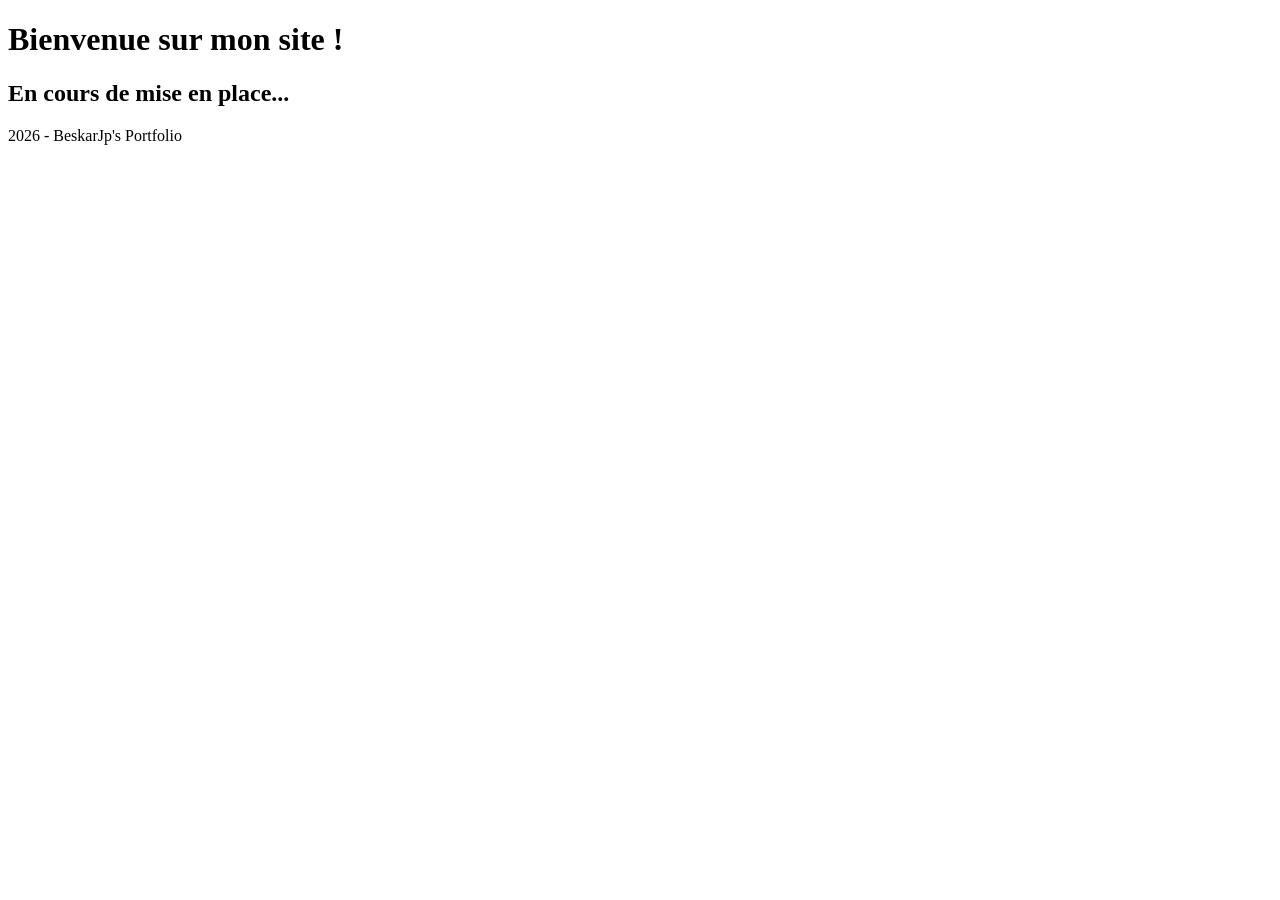
<file: index.html>
<!DOCTYPE html>
<html lang="fr">

<head>
<meta charset="UTF-8">
<meta name="viewport" content="width=device-width, initial-scale=1.0">
<title>My-Portfolio - BeskarJp</title>
</head>

<body>

<header>
<h1> Bienvenue sur mon site !</h1>
</header>

<main>
<section>
<h2>En cours de mise en place...</h2>
</section>
</main>

<footer>
<p>2026 - BeskarJp's Portfolio</p>
</footer>

</body>

</html>
</file>
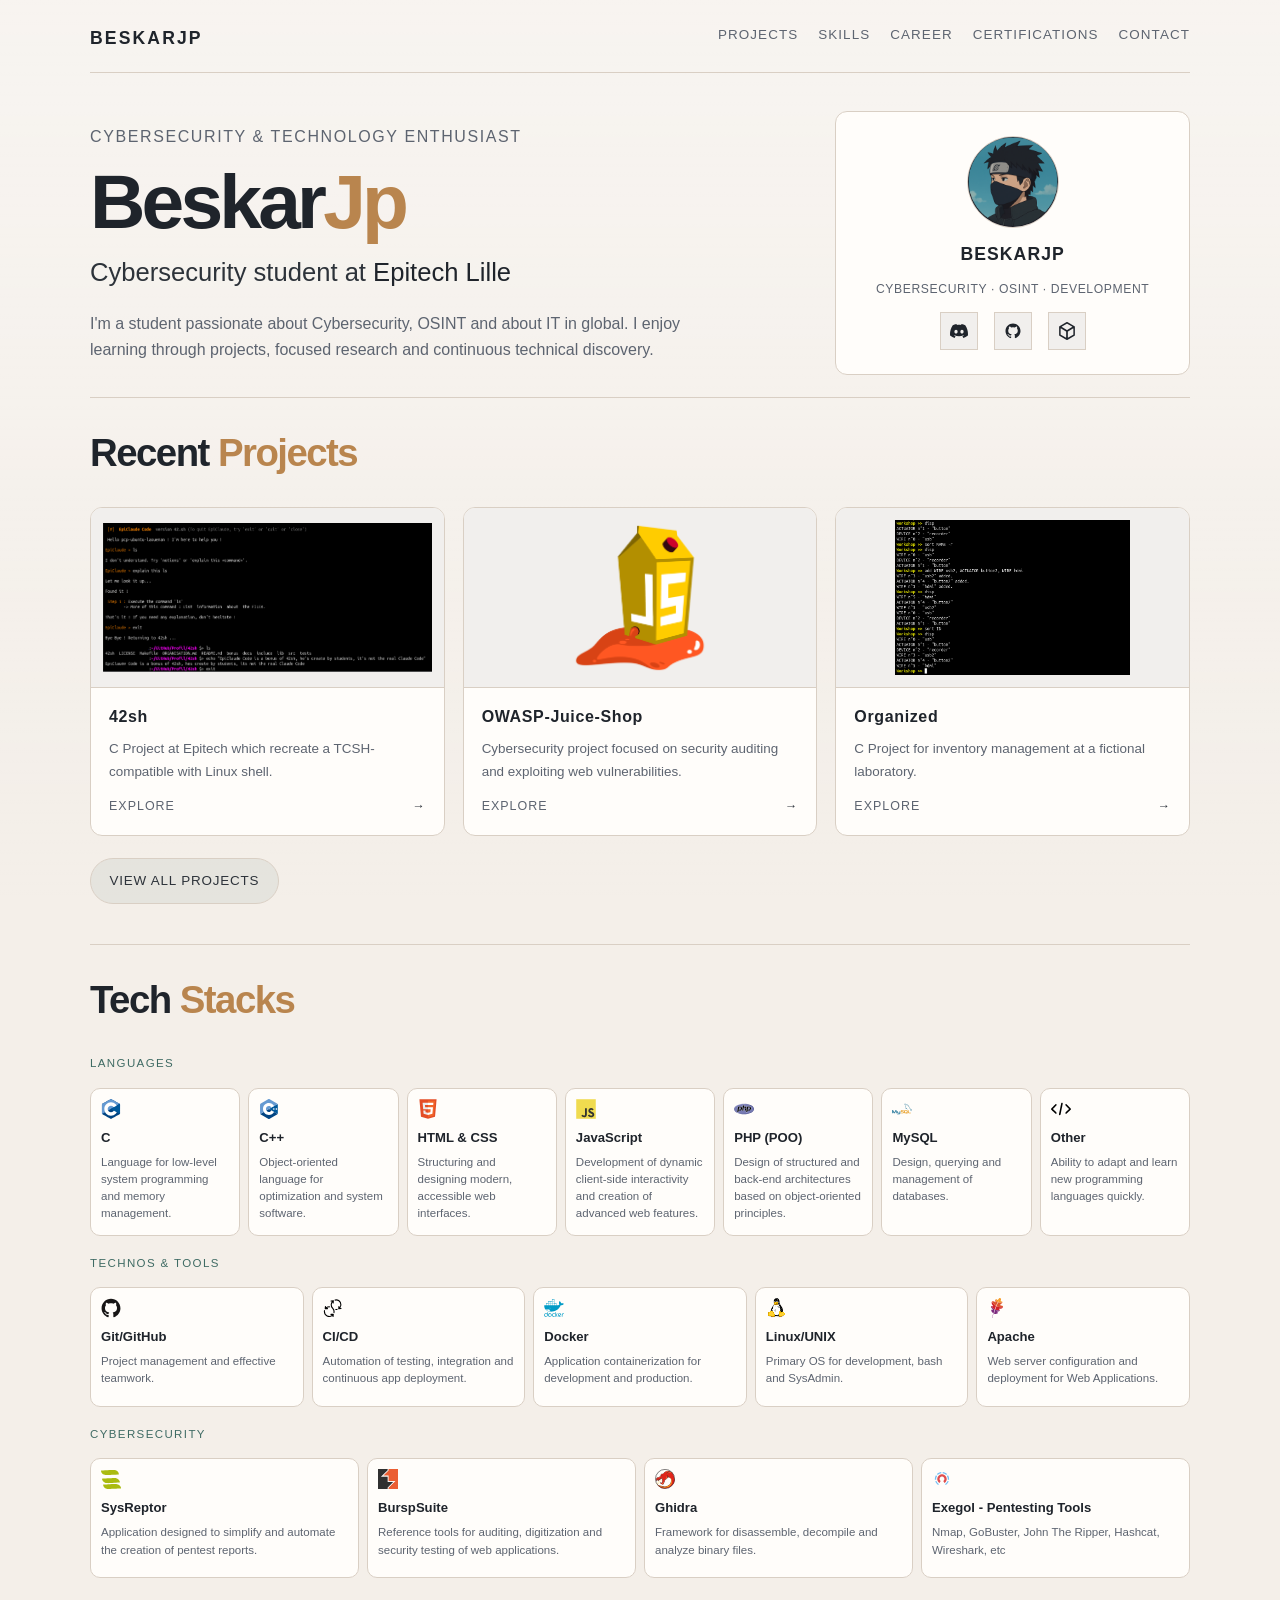
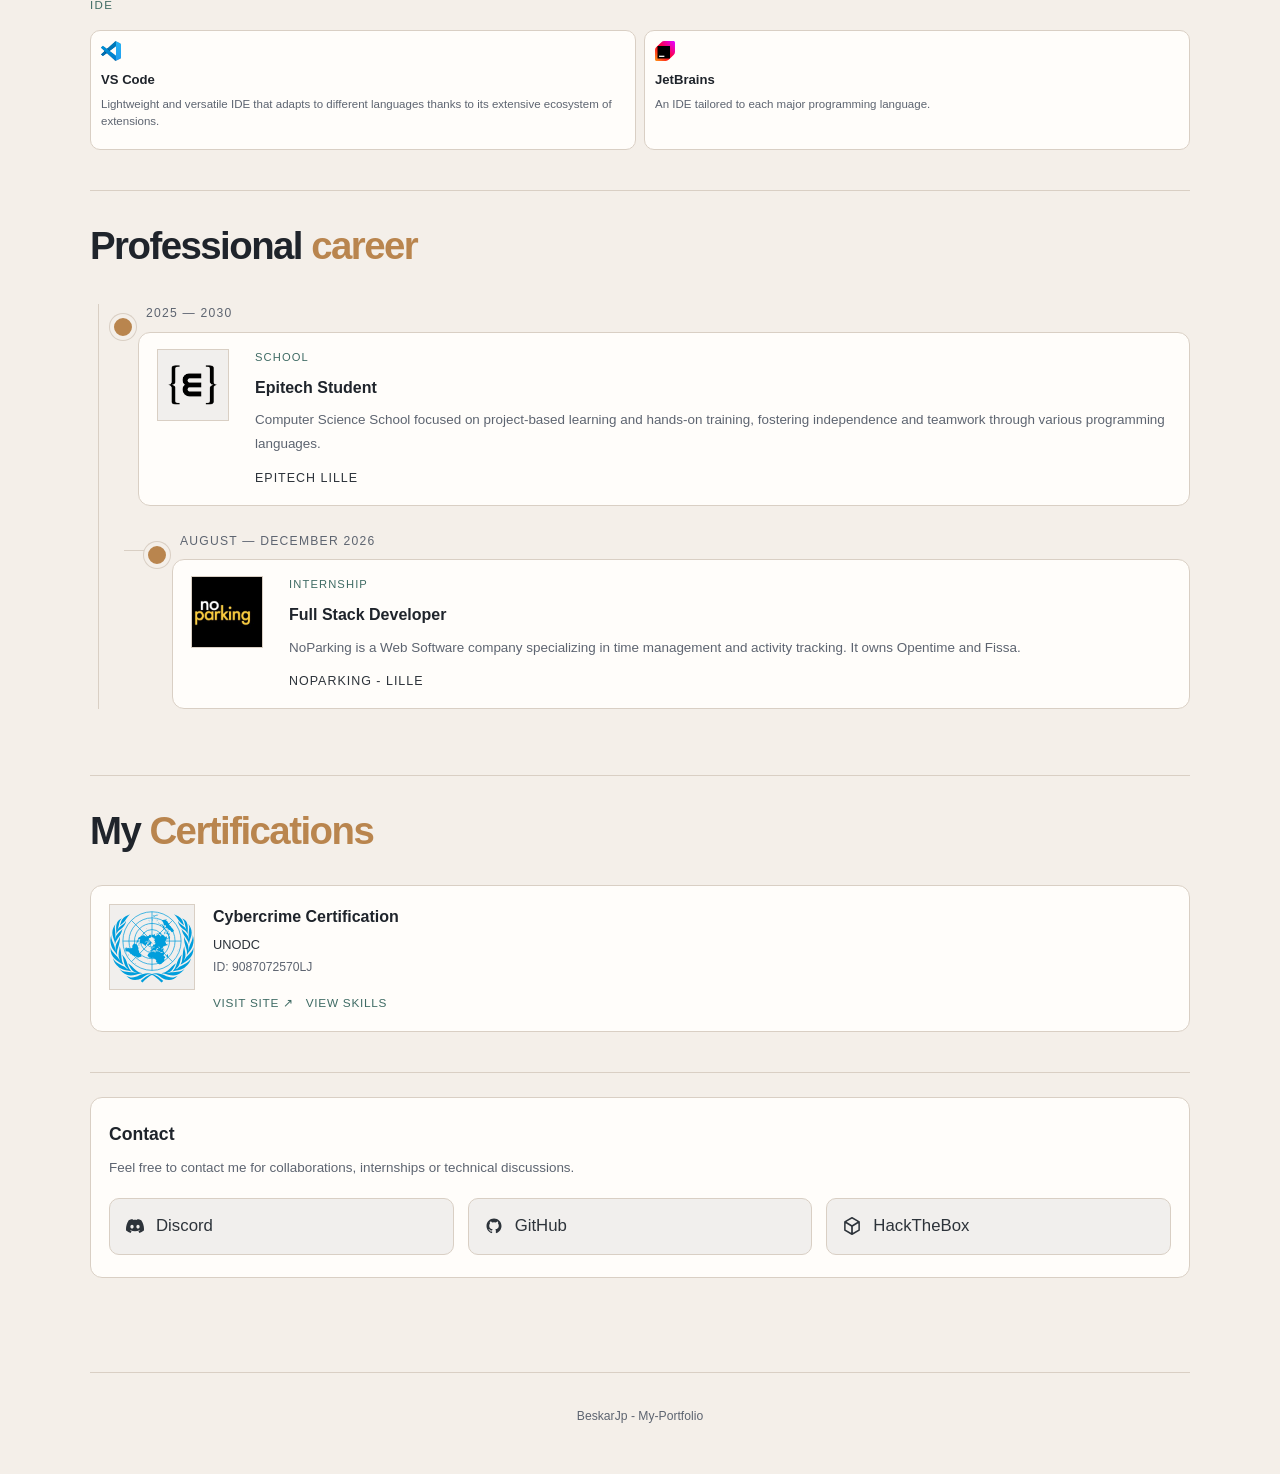
<file: content/index.html>
<!DOCTYPE html>

<html lang="en">
  <head>
    <meta charset="UTF-8" />
    <meta name="viewport" content="width=device-width, initial-scale=1.0" />
    <meta name="description" content="BeskarJp's Portfolio"/>
    <title>BeskarJp's Portfolio</title>

    <link rel="preconnect" href="https://fonts.googleapis.com">
    <link rel="preconnect" href="https://fonts.gstatic.com" crossorigin>
    <link href="https://fonts.googleapis.com/css2?family=IBM+Plex+Mono:ital,wght@0,100;0,200;0,300;0,400;0,500;0,600;0,700;1,100;1,200;1,300;1,400;1,500;1,600;1,700&display=swap" rel="stylesheet">

    <link rel="stylesheet" href="media/css/portfolio.css" />
    <script src="media/js/app.js"></script>
  </head>

  <body>
    <div class="site-body">

      <header class="site-header">
        <a class="site-logo" href="index.html#">BeskarJp</a>

        <button class="menu-toggle" type="button" aria-label="Open navigation menu" aria-expanded="false" aria-controls="site-navigation">
          <span></span>
          <span></span>
        </button>

        <nav class="site-navigation" id="site-navigation">
          <a href="index.html#projects">Projects</a>
          <a href="index.html#skills">Skills</a>
          <a href="index.html#career">Career</a>
          <a href="index.html#certifications">Certifications</a>
          <a href="index.html#contact">Contact</a>
        </nav>
      </header>

      <main>
        <section class="hero-section" aria-labelledby="hero-title">
          <div class="hero-content">

            <p class="section-eyebrow">Cybersecurity &amp; Technology Enthusiast</p>
              <h1 id="hero-title">Beskar<span>Jp</span></h1>
              <h2>Cybersecurity student at <span>Epitech Lille</span></h2>
              <p> I'm a student passionate about Cybersecurity, OSINT and about IT in global. I enjoy learning through projects, focused research and continuous technical discovery.</p>
          </div>

          <aside class="profile-panel" aria-label="Profile section">
            <img src="media/img/ano_pp.png" alt="BeskarJp's profile" />
              <h3>BeskarJp</h3>
              <p>Cybersecurity · OSINT · Development</p>

              <div class="social-links" aria-label="Social links">
                <a href="https://discord.com/users/744854539785601034" target="_blank" rel="noreferrer">
                  <svg viewBox="0 -28.5 256 256" xmlns="http://www.w3.org/2000/svg" aria-hidden="true">
                    <path d="M216.856339,16.5966031 C200.285002,8.84328665 182.566144,3.2084988 164.041564,0 C161.766523,4.11318106 159.108624,9.64549908 157.276099,14.0464379 C137.583995,11.0849896 118.072967,11.0849896 98.7430163,14.0464379 C96.9108417,9.64549908 94.1925838,4.11318106 91.8971895,0 C73.3526068,3.2084988 55.6133949,8.86399117 39.0420583,16.6376612 C5.61752293,67.146514 -3.4433191,116.400813 1.08711069,164.955721 C23.2560196,181.510915 44.7403634,191.567697 65.8621325,198.148576 C71.0772151,190.971126 75.7283628,183.341335 79.7352139,175.300261 C72.104019,172.400575 64.7949724,168.822202 57.8887866,164.667963 C59.7209612,163.310589 61.5131304,161.891452 63.2445898,160.431257 C105.36741,180.133187 151.134928,180.133187 192.754523,160.431257 C194.506336,161.891452 196.298154,163.310589 198.110326,164.667963 C191.183787,168.842556 183.854737,172.420929 176.223542,175.320965 C180.230393,183.341335 184.861538,190.991831 190.096624,198.16893 C211.238746,191.588051 232.743023,181.531619 254.911949,164.955721 C260.227747,108.668201 245.831087,59.8662432 216.856339,16.5966031 Z M85.4738752,135.09489 C72.8290281,135.09489 62.4592217,123.290155 62.4592217,108.914901 C62.4592217,94.5396472 72.607595,82.7145587 85.4738752,82.7145587 C98.3405064,82.7145587 108.709962,94.5189427 108.488529,108.914901 C108.508531,123.290155 98.3405064,135.09489 85.4738752,135.09489 Z M170.525237,135.09489 C157.88039,135.09489 147.510584,123.290155 147.510584,108.914901 C147.510584,94.5396472 157.658606,82.7145587 170.525237,82.7145587 C183.391518,82.7145587 193.761324,94.5189427 193.539891,108.914901 C193.539891,123.290155 183.391518,135.09489 170.525237,135.09489 Z"></path>
                  </svg>
                </a>

                <a href="https://github.com/BeskarJp" aria-label="GitHub" target="_blank" rel="noreferrer">
                  <svg viewBox="0 0 24 24" xmlns="http://www.w3.org/2000/svg" aria-hidden="true">
                    <path fill-rule="evenodd" clip-rule="evenodd" d="M12 2C6.477 2 2 6.477 2 12c0 4.418 2.865 8.166 6.839 9.489.5.092.682-.217.682-.482 0-.237-.009-.868-.013-1.703-2.782.604-3.369-1.342-3.369-1.342-.454-1.154-1.11-1.462-1.11-1.462-.908-.62.069-.608.069-.608 1.003.07 1.531 1.03 1.531 1.03.892 1.529 2.341 1.087 2.91.832.092-.647.35-1.088.636-1.338-2.22-.253-4.555-1.11-4.555-4.943 0-1.091.39-1.984 1.029-2.683-.103-.253-.446-1.27.098-2.647 0 0 .84-.268 2.75 1.026A9.578 9.578 0 0 1 12 6.836a9.59 9.59 0 0 1 2.504.337c1.909-1.294 2.748-1.026 2.748-1.026.546 1.377.202 2.394.1 2.647.64.699 1.028 1.592 1.028 2.683 0 3.842-2.339 4.687-4.566 4.935.359.309.678.919.678 1.852 0 1.336-.012 2.415-.012 2.743 0 .267.18.578.688.48C19.138 20.163 22 16.418 22 12c0-5.523-4.477-10-10-10Z"></path>
                  </svg>
                </a>

                <a href="https://profile.hackthebox.com/profile/019e8ed6-cd04-7128-9b57-61e7c1f8088f?utm_medium=copy_url" target="_blank" rel="noreferrer">
                  <svg viewBox="0 0 24 24" xmlns="http://www.w3.org/2000/svg" aria-hidden="true">
                    <path d="M11.996 0a1.119 1.119 0 0 0-.057.003.9.9 0 0 0-.236.05.907.907 0 0 0-.165.079L1.936 5.675a.889.889 0 0 0-.445.77v11.111a.889.889 0 0 0 .47.784l9.598 5.541.054.029v.002a.857.857 0 0 0 .083.035l.012.004c.028.01.056.018.085.024.01.001.011.003.016.004a.93.93 0 0 0 .296.015.683.683 0 0 0 .086-.015c.01 0 .011-.002.016-.004a.94.94 0 0 0 .085-.024l.012-.004a.882.882 0 0 0 .083-.035v-.002a1.086 1.086 0 0 0 .054-.029l9.599-5.541a.889.889 0 0 0 .469-.784V6.48l-.001-.026v-.008a.889.889 0 0 0-.312-.676l-.029-.024c0-.002-.01-.005-.01-.007a.899.899 0 0 0-.107-.07L12.453.127A.887.887 0 0 0 11.99 0zm.01 2.253c.072 0 .144.019.209.056l6.537 3.774a.418.418 0 0 1 0 .724l-6.537 3.774a.418.418 0 0 1-.418 0L5.26 6.807a.418.418 0 0 1 0-.724l6.537-3.774a.42.42 0 0 1 .209-.056zm-8.08 6.458a.414.414 0 0 1 .215.057l6.524 3.766a.417.417 0 0 1 .208.361v7.533a.417.417 0 0 1-.626.361l-6.523-3.766a.417.417 0 0 1-.209-.362V9.13c0-.241.196-.414.41-.418zm16.16 0c.215.004.41.177.41.418v7.532a.42.42 0 0 1-.208.362l-6.524 3.766a.417.417 0 0 1-.626-.361v-7.533c0-.149.08-.286.209-.36l6.523-3.767a.415.415 0 0 1 .216-.057z"/>
                  </svg>
                </a>

              </div>
          </aside>
        </section>


        <section id="projects" class="content-section" aria-labelledby="projects-heading">
          <div class="section-header">
            <h2 id="projects-heading" class="section-title">Recent <span>Projects</span></h2>
          </div>

          <div id="project-preview" class="projects-grid" aria-live="polite"></div>
          <a class="secondary-link" href="projects.html">View all projects</a>
        </section>


        <section id="skills" class="content-section" aria-labelledby="skills-heading">
          <div class="section-header">
            <h2 id="skills-heading" class="section-title">Tech <span>Stacks</span></h2>
          </div>

          <div id="skills-grid" class="skills-container"></div>
        </section>


        <section id="career" class="content-section" aria-labelledby="career-heading">
          <div class="section-header">
            <h2 id="career-heading" class="section-title">Professional <span>career</span></h2>
          </div>

          <div id="career-timeline" class="career-timeline" aria-live="polite"></div>
        </section>


        <section id="certifications" class="content-section" aria-labelledby="certifications-heading">
          <div class="section-header">
            <h2 id="certifications-heading" class="section-title">My <span>Certifications</span></h2>
          </div>

          <div id="certifications-grid" class="certifications-grid" aria-live="polite"></div>
        </section>


        <section id="contact" class="content-section" aria-labelledby="contact-heading">
          <div class="contact-panel">

            <div class="contact-content">
              <h3 id="contact-heading">Contact</h3>
              <p>Feel free to contact me for collaborations, internships or technical discussions.</p>
            </div>

            <div class="contact-list">
              <a class="contact-link" href="https://discord.com/users/744854539785601034" target="_blank" rel="noreferrer">
                <svg viewBox="0 -28.5 256 256" xmlns="http://www.w3.org/2000/svg" aria-hidden="true">
                  <path d="M216.856339,16.5966031 C200.285002,8.84328665 182.566144,3.2084988 164.041564,0 C161.766523,4.11318106 159.108624,9.64549908 157.276099,14.0464379 C137.583995,11.0849896 118.072967,11.0849896 98.7430163,14.0464379 C96.9108417,9.64549908 94.1925838,4.11318106 91.8971895,0 C73.3526068,3.2084988 55.6133949,8.86399117 39.0420583,16.6376612 C5.61752293,67.146514 -3.4433191,116.400813 1.08711069,164.955721 C23.2560196,181.510915 44.7403634,191.567697 65.8621325,198.148576 C71.0772151,190.971126 75.7283628,183.341335 79.7352139,175.300261 C72.104019,172.400575 64.7949724,168.822202 57.8887866,164.667963 C59.7209612,163.310589 61.5131304,161.891452 63.2445898,160.431257 C105.36741,180.133187 151.134928,180.133187 192.754523,160.431257 C194.506336,161.891452 196.298154,163.310589 198.110326,164.667963 C191.183787,168.842556 183.854737,172.420929 176.223542,175.320965 C180.230393,183.341335 184.861538,190.991831 190.096624,198.16893 C211.238746,191.588051 232.743023,181.531619 254.911949,164.955721 C260.227747,108.668201 245.831087,59.8662432 216.856339,16.5966031 Z M85.4738752,135.09489 C72.8290281,135.09489 62.4592217,123.290155 62.4592217,108.914901 C62.4592217,94.5396472 72.607595,82.7145587 85.4738752,82.7145587 C98.3405064,82.7145587 108.709962,94.5189427 108.488529,108.914901 C108.508531,123.290155 98.3405064,135.09489 85.4738752,135.09489 Z M170.525237,135.09489 C157.88039,135.09489 147.510584,123.290155 147.510584,108.914901 C147.510584,94.5396472 157.658606,82.7145587 170.525237,82.7145587 C183.391518,82.7145587 193.761324,94.5189427 193.539891,108.914901 C193.539891,123.290155 183.391518,135.09489 170.525237,135.09489 Z"></path>
                </svg> Discord
              </a>

              <a class="contact-link" href="https://github.com/BeskarJp" target="_blank" rel="noreferrer">
                <svg viewBox="0 0 24 24" xmlns="http://www.w3.org/2000/svg" aria-hidden="true">
                  <path fill-rule="evenodd" clip-rule="evenodd" d="M12 2C6.477 2 2 6.477 2 12c0 4.418 2.865 8.166 6.839 9.489.5.092.682-.217.682-.482 0-.237-.009-.868-.013-1.703-2.782.604-3.369-1.342-3.369-1.342-.454-1.154-1.11-1.462-1.11-1.462-.908-.62.069-.608.069-.608 1.003.07 1.531 1.03 1.531 1.03.892 1.529 2.341 1.087 2.91.832.092-.647.35-1.088.636-1.338-2.22-.253-4.555-1.11-4.555-4.943 0-1.091.39-1.984 1.029-2.683-.103-.253-.446-1.27.098-2.647 0 0 .84-.268 2.75 1.026A9.578 9.578 0 0 1 12 6.836a9.59 9.59 0 0 1 2.504.337c1.909-1.294 2.748-1.026 2.748-1.026.546 1.377.202 2.394.1 2.647.64.699 1.028 1.592 1.028 2.683 0 3.842-2.339 4.687-4.566 4.935.359.309.678.919.678 1.852 0 1.336-.012 2.415-.012 2.743 0 .267.18.578.688.48C19.138 20.163 22 16.418 22 12c0-5.523-4.477-10-10-10Z"></path>
                </svg> GitHub
              </a>

              <a class="contact-link" href="https://profile.hackthebox.com/profile/019e8ed6-cd04-7128-9b57-61e7c1f8088f?utm_medium=copy_url" target="_blank" rel="noreferrer">
                <svg viewBox="0 0 24 24" xmlns="http://www.w3.org/2000/svg" aria-hidden="true">
                  <path d="M11.996 0a1.119 1.119 0 0 0-.057.003.9.9 0 0 0-.236.05.907.907 0 0 0-.165.079L1.936 5.675a.889.889 0 0 0-.445.77v11.111a.889.889 0 0 0 .47.784l9.598 5.541.054.029v.002a.857.857 0 0 0 .083.035l.012.004c.028.01.056.018.085.024.01.001.011.003.016.004a.93.93 0 0 0 .296.015.683.683 0 0 0 .086-.015c.01 0 .011-.002.016-.004a.94.94 0 0 0 .085-.024l.012-.004a.882.882 0 0 0 .083-.035v-.002a1.086 1.086 0 0 0 .054-.029l9.599-5.541a.889.889 0 0 0 .469-.784V6.48l-.001-.026v-.008a.889.889 0 0 0-.312-.676l-.029-.024c0-.002-.01-.005-.01-.007a.899.899 0 0 0-.107-.07L12.453.127A.887.887 0 0 0 11.99 0zm.01 2.253c.072 0 .144.019.209.056l6.537 3.774a.418.418 0 0 1 0 .724l-6.537 3.774a.418.418 0 0 1-.418 0L5.26 6.807a.418.418 0 0 1 0-.724l6.537-3.774a.42.42 0 0 1 .209-.056zm-8.08 6.458a.414.414 0 0 1 .215.057l6.524 3.766a.417.417 0 0 1 .208.361v7.533a.417.417 0 0 1-.626.361l-6.523-3.766a.417.417 0 0 1-.209-.362V9.13c0-.241.196-.414.41-.418zm16.16 0c.215.004.41.177.41.418v7.532a.42.42 0 0 1-.208.362l-6.524 3.766a.417.417 0 0 1-.626-.361v-7.533c0-.149.08-.286.209-.36l6.523-3.767a.415.415 0 0 1 .216-.057z"/>
                </svg> HackTheBox
              </a>
            </div>

          </div>
        </section>
      </main>

      <footer class="site-footer">BeskarJp - My-Portfolio</footer>
    </div>
  </body>
</html>
</file>
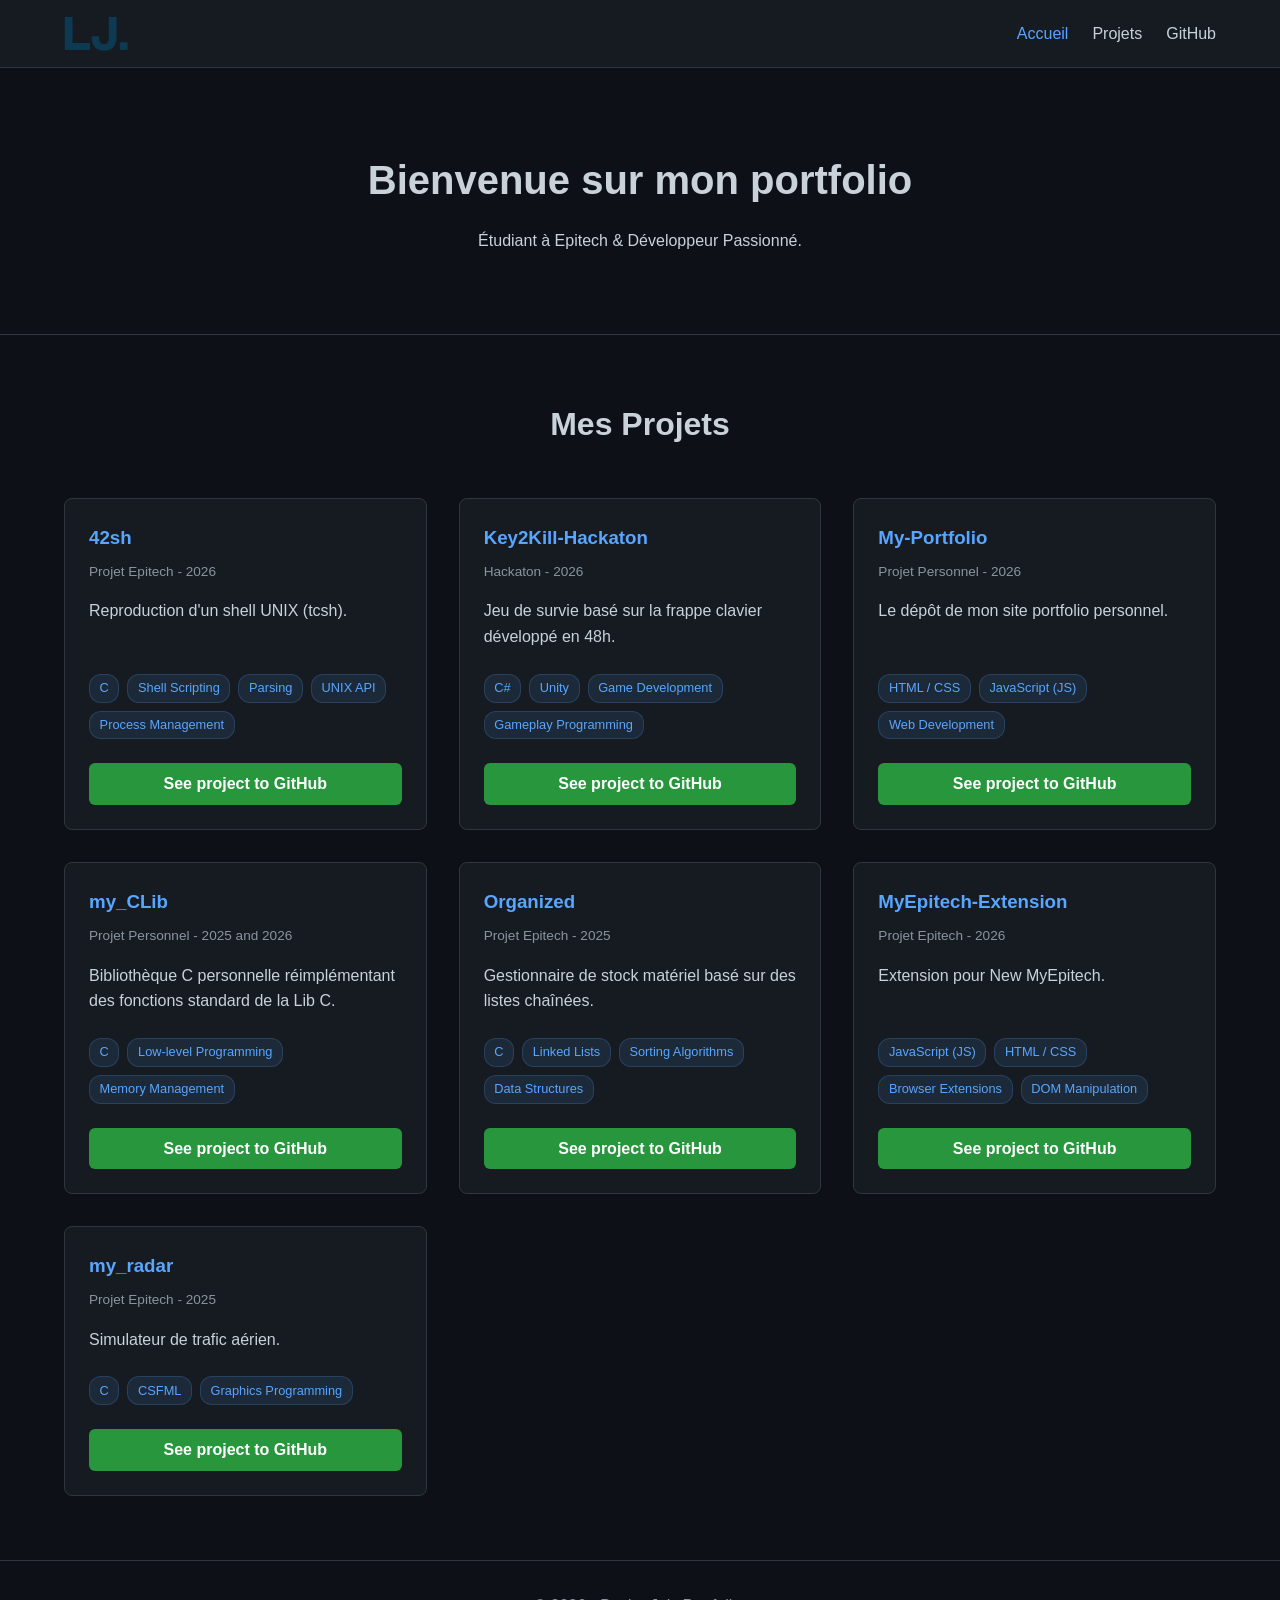
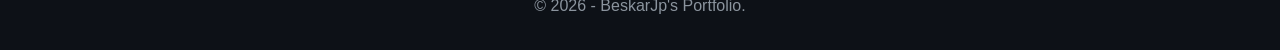
<file: portfolio/index.html>
<!DOCTYPE html>

<html lang="fr">

<head>
    <meta charset="UTF-8">
    <meta name="viewport" content="width=device-width, initial-scale=1.0">
    <title>My-Portfolio - BeskarJp</title>

    <link rel="stylesheet" href="css/base.css">
    <link rel="stylesheet" href="css/cards.css">
    <link rel="stylesheet" href="css/root.css">
</head>

<body>

    <header>
        <nav>
            <div class="logo">
                <a href="index.html" class="logo-link">
                    <img src="assets/images/icons/My-Portfolio-logo.png" alt="Logo BeskarJp">
                </a>
            </div>
            <ul class="nav-links">
                <li> <a href="index.html" class="active">Accueil</a> </li>
                <li> <a href="pages/projects.html">Projets</a> </li>
                <li> <a href="https://github.com/BeskarJp" target="_blank" rel="noopener noreferrer">GitHub</a> </li>
            </ul>
        </nav>
    </header>

    <main>
        <section id="about" class="hero">
            <h1>Bienvenue sur mon portfolio</h1>
            <p>Étudiant à Epitech & Développeur Passionné.</p>
        </section>

        <section id="projects" class="projects-section">
            <h2>Mes Projets</h2>
            <div id="projects-grid" class="grid"></div>
        </section>
    </main>

    <footer>
        <p>© 2026 - BeskarJp's Portfolio.</p>
    </footer>

    <script src="js/projects.js"></script>

</body>

</html>
</file>
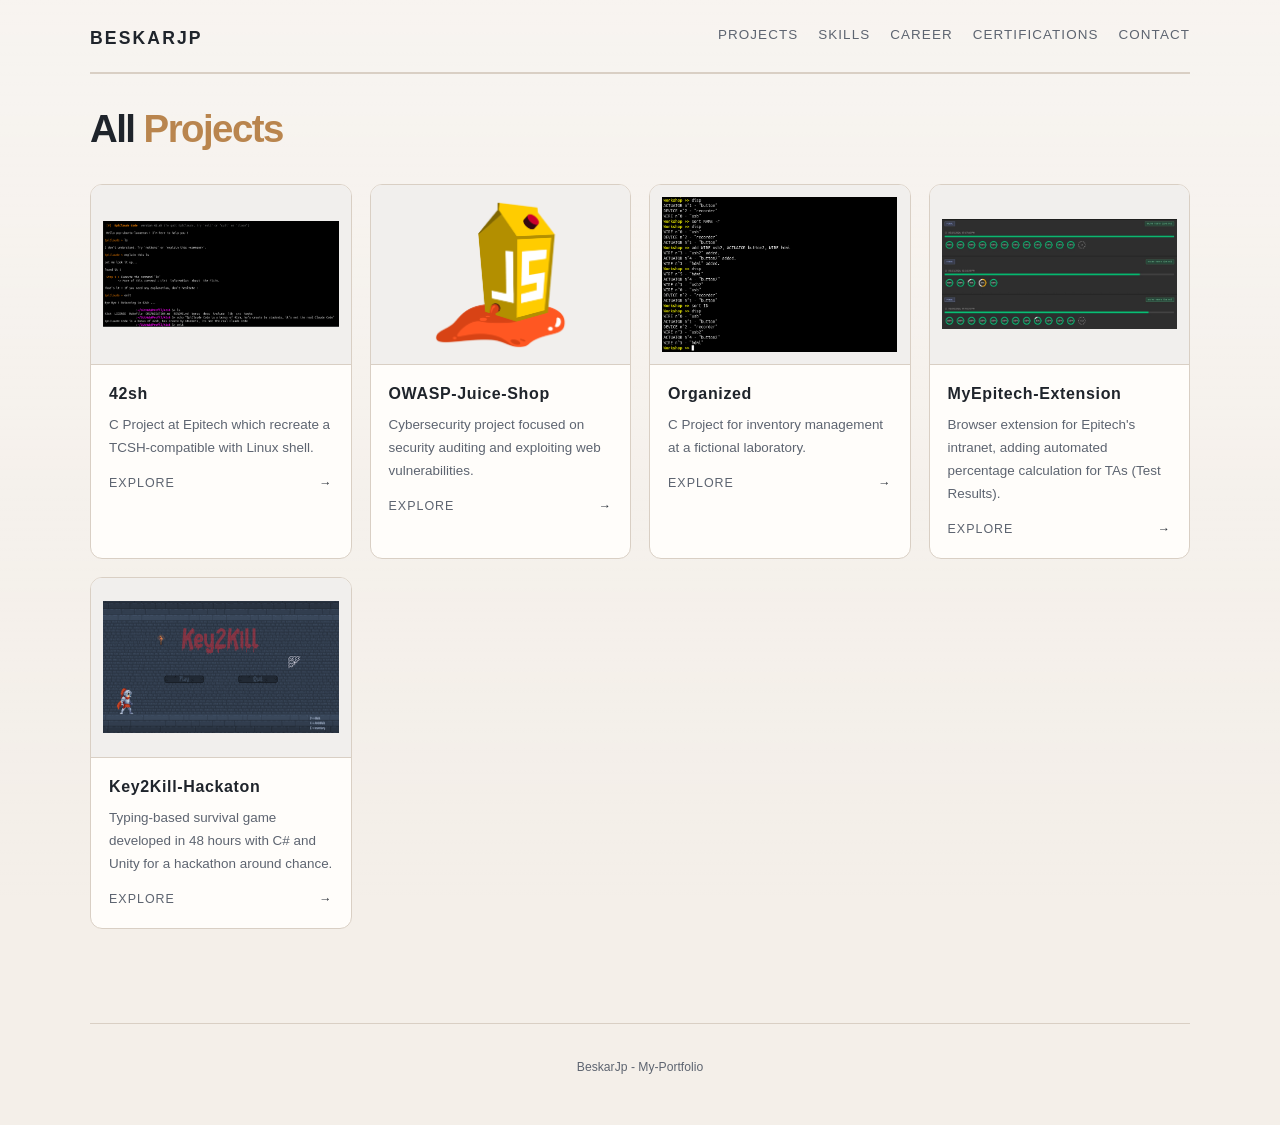
<file: content/projects.html>
<!DOCTYPE html>

<html lang="en">
  <head>
    <meta charset="UTF-8" />
    <meta name="viewport" content="width=device-width, initial-scale=1.0" />
    <meta name="description" content="BeskarJp's Projects"/>
    <title>BeskarJp's Portfolio</title>

    <link rel="preconnect" href="https://fonts.googleapis.com">
    <link rel="preconnect" href="https://fonts.gstatic.com" crossorigin>
    <link href="https://fonts.googleapis.com/css2?family=IBM+Plex+Mono:ital,wght@0,100;0,200;0,300;0,400;0,500;0,600;0,700;1,100;1,200;1,300;1,400;1,500;1,600;1,700&display=swap" rel="stylesheet">

    <link rel="stylesheet" href="media/css/portfolio.css" />
    <script src="media/js/app.js"></script>
  </head>

  <body>
    <div class="site-body">

      <header class="site-header">
        <a class="site-logo" href="index.html#">BeskarJp</a>

        <button class="menu-toggle" type="button" aria-label="Open navigation menu" aria-expanded="false" aria-controls="site-navigation">
          <span></span>
          <span></span>
        </button>

        <nav class="site-navigation" id="site-navigation">
          <a href="index.html#projects">Projects</a>
          <a href="index.html#skills">Skills</a>
          <a href="index.html#career">Career</a>
          <a href="index.html#certifications">Certifications</a>
          <a href="index.html#contact">Contact</a>
        </nav>
      </header>

      <main>
        <section class="content-section" aria-labelledby="projects-all-heading">
          <div class="section-header">
            <h2 id="projects-all-heading" class="section-title">All <span>Projects</span></h2>
          </div>

          <div id="all-projects" class="projects-grid" aria-live="polite"></div>
        </section>
      </main>

      <footer class="site-footer">BeskarJp - My-Portfolio</footer>
    </div>
  </body>
</html>
</file>
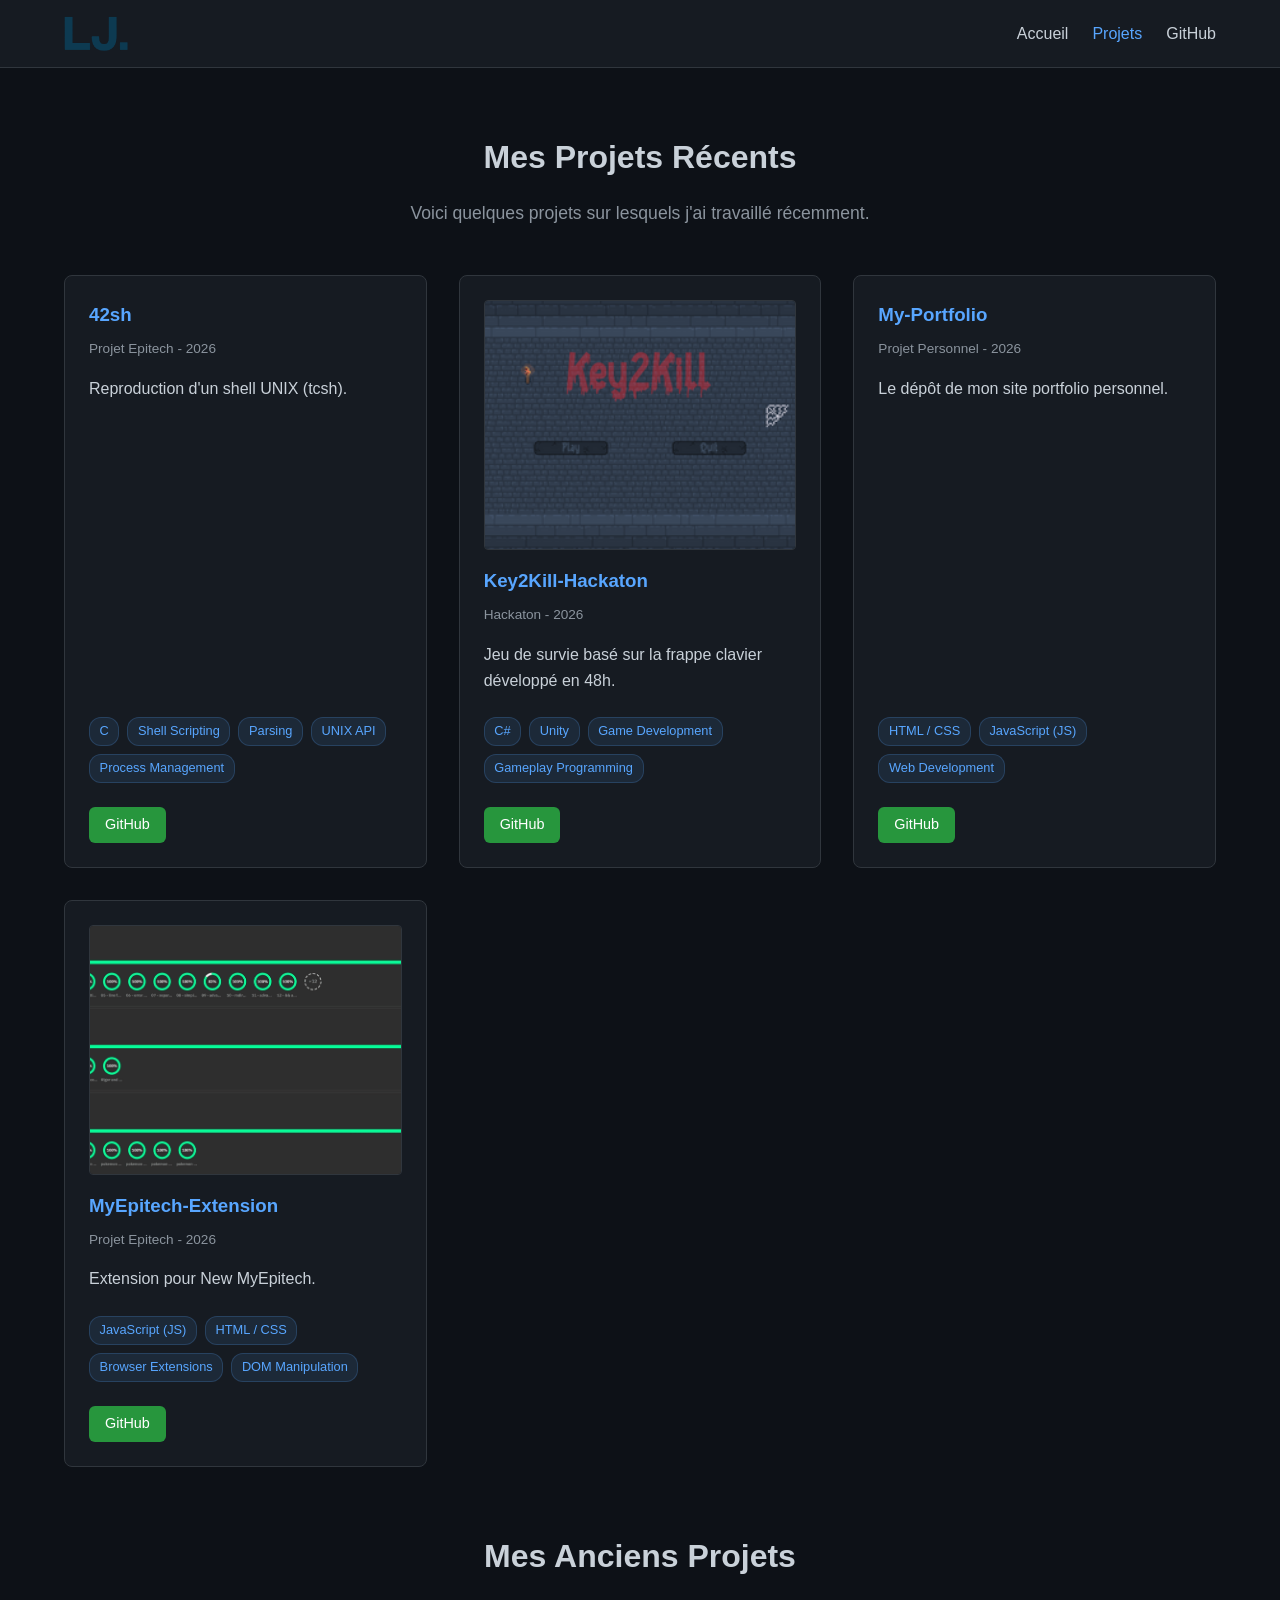
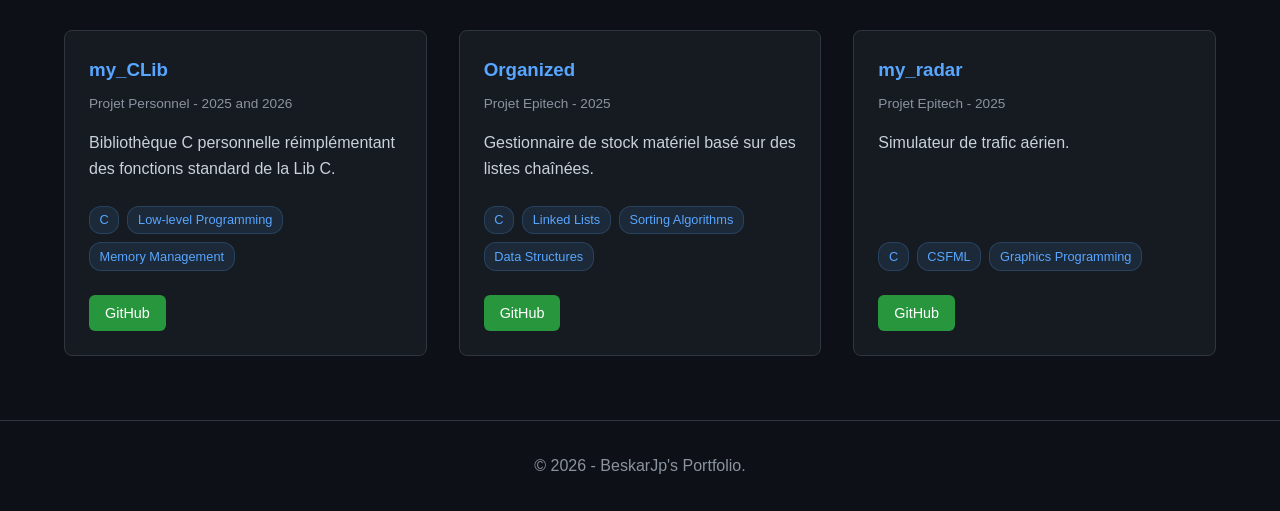
<file: portfolio/pages/projects.html>
<!DOCTYPE html>

<html lang="fr">

<head>
    <meta charset="UTF-8">
    <meta name="viewport" content="width=device-width, initial-scale=1.0">
    <title>My-Portfolio - BeskarJ</title>

    <link rel="stylesheet" href="../css/base.css">
    <link rel="stylesheet" href="../css/cards.css">
    <link rel="stylesheet" href="../css/root.css">
</head>

<body>

    <header>
        <nav>
            <div class="logo">
                <a href="../index.html" class="logo-link">
                    <img src="../assets/images/icons/My-Portfolio-logo.png" alt="Logo BeskarJp">
                </a>
            </div>
            <ul class="nav-links">
                <li> <a href="../index.html">Accueil</a> </li>
                <li> <a href="#" class="active">Projets</a> </li>
                <li> <a href="https://github.com/BeskarJp" target="_blank" rel="noopener noreferrer">GitHub</a> </li>
            </ul>
        </nav>
    </header>

    <main>
        <section id="recent-projects" class="projects-section">
            <h2>Mes Projets Récents</h2>
            <p class="section-subtitle">Voici quelques projets sur lesquels j'ai travaillé récemment.</p>
            <div id="recent-projects-grid" class="grid"></div>
        </section>

        <section id="older-projects" class="projects-section older-section">
            <h2>Mes Anciens Projets</h2>
            <div id="older-projects-grid" class="grid"></div>
        </section>
    </main>

    <footer>
        <p>© 2026 - BeskarJp's Portfolio.</p>
    </footer>

    <script src="../js/projects.js"></script>

</body>

</html>
</file>
<file: content/media/css/portfolio.css>
/* ==========================================================================
   Variables & Root
   ======================================================================= */

:root {
  --accent: #3f6b64;
  --accent-2: #b9854e;
  --accent-soft: rgba(63, 107, 100, 0.08);
  --background: #f4efe9;
  --border: #d9cfc4;
  --muted: #5d6470;
  --panel: #fffdfa;
  --panel-alt: #f1efed;
  --soft: #2d333a;
  --text: #1f242b;
  --radius: 12px;
}

/* ==========================================================================
   Base Styles
   ======================================================================= */

* {
  box-sizing: border-box;
  margin: 0;
  padding: 0;
}

html {
  scroll-behavior: smooth;
}

body {
  background: var(--background);
  color: var(--text);
  font-family: "Manrope", "Segoe UI", sans-serif;
  font-size: 1.05rem;
  line-height: 1.6;
  min-height: 100vh;
}

body::before {
  content: "";
  position: fixed;
  inset: 0;
  background: linear-gradient(180deg, rgba(255, 255, 255, 0.35), rgba(244, 239, 233, 0));
  pointer-events: none;
}

img {
  max-width: 100%;
  display: block;
}

a {
  color: var(--text);
  text-decoration: none;
}

/* ==========================================================================
   Site & Header
   ======================================================================= */

.site-body {
  width: min(1100px, calc(100% - 32px));
  margin: 0 auto;
  position: relative;
  z-index: 1;
}

.site-header {
  display: flex;
  justify-content: space-between;
  padding: 24px 0 20px;
  border-bottom: 1px solid var(--border);
}

.site-logo {
  color: var(--text);
  font-weight: 700;
  font-size: 1.1rem;
  letter-spacing: 0.12em;
  text-transform: uppercase;
}

.menu-toggle {
  display: none;
}

/* Navigation */

.site-navigation {
  display: flex;
  gap: 20px;
}

.site-navigation a {
  color: var(--muted);
  font-size: 0.84rem;
  letter-spacing: 0.08em;
  text-transform: uppercase;
  transition: color 0.2s ease;
}

.site-navigation a:hover {
  color: var(--text);
}

/* ==========================================================================
   Link in Website
   ======================================================================= */

.button-link,
.secondary-link {
  display: inline-flex;
  justify-content: center;
  border: 1px solid var(--border);
  border-radius: 999px;
  background: var(--accent-soft);
  padding: 0.68rem 1.15rem;
  color: var(--soft);
  font-size: 0.84rem;
  letter-spacing: 0.06em;
  text-transform: uppercase;
  transition: transform 0.2s ease, border-color 0.2s ease, background-color 0.2s ease;
}

.button-link:hover,
.secondary-link:hover {
  border-color: var(--accent);
  color: var(--text);
  background: rgba(63, 107, 100, 0.08);
  transform: translateY(-1px);
}

.secondary-link {
  margin-top: 22px;
}

/* ==========================================================================
   Personnal card
   ======================================================================= */

.hero-section {
  display: grid;
  grid-template-columns: minmax(0, 1.6fr) minmax(280px, 0.8fr);
  gap: 36px;
  align-items: center;
  padding: 38px 0 22px;
}

.section-eyebrow {
  color: var(--muted);
  font-size: 0.86rem;
  letter-spacing: 0.1em;
  text-transform: uppercase;
  margin-bottom: 16px;
}

.hero-section h1 {
  font-size: clamp(2.5rem, 6vw, 5rem);
  line-height: 0.95;
  letter-spacing: -0.05em;
  margin-bottom: 14px;
}

.hero-section h1 span {
  color: var(--accent-2);
}

.hero-content h2 {
  font-size: clamp(1.05rem, 2vw, 1.6rem);
  color: var(--soft);
  font-weight: 400;
  margin-bottom: 18px;
}

.hero-content h2 span {
  color: var(--text);
}

.hero-content p {
  max-width: 650px;
  color: var(--muted);
  font-size: 1rem;
}

/* ==========================================================================
   Profile Panel
   ======================================================================= */

.profile-panel {
  background: var(--panel);
  border: 1px solid var(--border);
  border-radius: var(--radius);
  padding: 24px 18px;
  display: flex;
  flex-direction: column;
  align-items: center;
  text-align: center;
  gap: 12px;
}

.profile-panel img {
  width: 92px;
  height: 92px;
  border-radius: 50%;
  border: 1px solid var(--border);
  object-fit: cover;
  background: var(--panel-alt);
}

.profile-panel h3 {
  font-size: 1.1rem;
  letter-spacing: 0.06em;
  text-transform: uppercase;
}

.profile-panel p {
  color: var(--muted);
  font-size: 0.76rem;
  letter-spacing: 0.05em;
  text-transform: uppercase;
}

.social-links {
  display: flex;
  gap: 16px;
  align-items: center;
  justify-content: center;
}

.social-links a {
  width: 38px;
  height: 38px;
  display: inline-flex;
  align-items: center;
  justify-content: center;
  border: 1px solid var(--border);
  background: var(--panel-alt);
  transition: transform 0.2s ease, border-color 0.2s ease;
}

.social-links a:hover {
  border-color: var(--accent);
  transform: scale(1.04);
}

.social-links svg {
  width: 18px;
  height: 18px;
  fill: var(--text);
}

.profile-details {
  display: flex;
  gap: 12px;
  color: var(--muted);
  font-size: 0.8rem;
  text-transform: uppercase;
}

/* ==========================================================================
   Section HTML Balise
   ======================================================================= */

.content-section {
  position: relative;
  padding: 25px 0 40px;
}

.content-section::before {
  content: "";
  position: absolute;
  top: 0;
  left: 0;
  right: 0;
  border-top: 1px solid var(--border);
}

.section-header {
  margin-bottom: 24px;
}

.section-title {
  font-size: clamp(1.5rem, 3vw, 2.4rem);
  letter-spacing: -0.04em;
}

.section-title span {
  color: var(--accent-2);
}

/* ==========================================================================
   Projects
   ======================================================================= */

.projects-grid {
  display: grid;
  grid-template-columns: repeat(auto-fit, minmax(240px, 1fr));
  gap: 18px;
  margin-top: 22px;
}

.project-card {
  display: flex;
  flex-direction: column;
  background: var(--panel);
  border: 1px solid var(--border);
  border-radius: var(--radius);
  overflow: hidden;
  transition: transform 0.2s ease, border-color 0.2s ease;
}

.project-card:hover {
  border-color: var(--accent-2);
  transform: scale(1.01);
}

.project-card img {
  width: 100%;
  height: 180px;
  display: block;
  object-fit: contain;
  padding: 12px;
  background: var(--panel-alt);
  border-bottom: 1px solid var(--border);
}

.project-card-content {
  padding: 16px 18px 18px;
}

.project-card-content h3 {
  font-size: 1rem;
  margin-bottom: 8px;
  letter-spacing: 0.04em;
}

.project-card-content p {
  color: var(--muted);
  font-size: 0.84rem;
  line-height: 1.7;
}

.project-card-footer {
  margin-top: 14px;
  display: flex;
  justify-content: space-between;
  align-items: center;
  gap: 10px;
  color: var(--soft);
  font-size: 0.78rem;
  letter-spacing: 0.08em;
  text-transform: uppercase;
}

.project-card-footer span {
  color: var(--muted);
}

/* ==========================================================================
   Skills
   ======================================================================= */

.skills-container {
  display: flex;
  flex-direction: column;
  gap: 18px;
}

.skills-group {
  display: flex;
  flex-direction: column;
  gap: 15px;
}

.skills-group-label {
  color: var(--accent);
  font-size: 0.72rem;
  letter-spacing: 0.12em;
  text-transform: uppercase;
}

.skills-list {
  display: grid;
  grid-template-columns: repeat(auto-fit, minmax(120px, 1fr));
  gap: 8px;
}

.skill-card {
  background: var(--panel);
  border: 1px solid var(--border);
  border-radius: 10px;
  padding: 10px 10px 12px;
  min-height: 120px;
}

.skill-card img {
  width: 20px;
  height: 20px;
  margin-bottom: 8px;
}

.skill-card h3 {
  font-size: 0.82rem;
  margin-bottom: 6px;
}

.skill-card p {
  color: var(--muted);
  font-size: 0.72rem;
  line-height: 1.5;
}

/* ==========================================================================
   Career
   ======================================================================= */

.career-timeline {
  position: relative;
  margin-top: 28px;
  padding-left: 20px;
}

.career-timeline::before {
  content: "";
  position: absolute;
  left: 8px;
  top: 0;
  bottom: 0;
  width: 1px;
  background: var(--border);
}

.career-item {
  position: relative;
  padding-left: 28px;
  margin-bottom: 26px;
}

.career-item-child {
  margin-left: 34px;
}

.career-item-child::after {
  content: "";
  position: absolute;
  left: -20px;
  top: 18px;
  width: 20px;
  border-top: 1px solid var(--border);
}

.career-item::before {
  content: "";
  position: absolute;
  left: 0;
  top: 10px;
  width: 18px;
  height: 18px;
  border-radius: 50%;
  background: var(--accent-2);
  border: 4px solid var(--background);
  box-shadow: 0 0 0 1px var(--border);
}

.career-period {
  color: var(--muted);
  font-size: 0.76rem;
  letter-spacing: 0.1em;
  text-transform: uppercase;
  margin-bottom: 8px;
  margin-left: 8px; 
}

.career-card {
  display: grid;
  grid-template-columns: 82px minmax(0, 1fr);
  gap: 16px;
  background: var(--panel);
  border: 1px solid var(--border);
  border-radius: var(--radius);
  padding: 16px 18px;
}

.career-visual {
  width: 100%;
  max-width: 72px;
  aspect-ratio: 1;
  border: 1px solid var(--border);
  background: var(--panel-alt);
  display: flex;
  align-items: center;
  justify-content: center;
  overflow: hidden;
}

.career-visual img {
  width: 100%;
  height: 100%;
  object-fit: cover;
}

.career-content {
  display: flex;
  flex-direction: column;
  justify-content: center;
}

.career-tag {
  display: inline-block;
  margin-bottom: 8px;
  color: var(--accent);
  font-size: 0.7rem;
  letter-spacing: 0.1em;
  text-transform: uppercase;
}

.career-content h3 {
  margin-bottom: 8px;
  font-size: 1rem;
}

.career-content p {
  color: var(--muted);
  font-size: 0.84rem;
  line-height: 1.8;
}

.career-company {
  display: inline-block;
  margin-top: 12px;
  color: var(--soft);
  font-size: 0.78rem;
  letter-spacing: 0.08em;
  text-transform: uppercase;
}

/* ==========================================================================
   Certifications
   ======================================================================= */

.certifications-grid {
  display: grid;
  grid-template-columns: repeat(auto-fit, minmax(280px, 1fr));
  gap: 18px;
}

.certification-card {
  display: grid;
  grid-template-columns: 86px minmax(0, 1fr);
  gap: 18px;
  padding: 18px;
  background: var(--panel);
  border: 1px solid var(--border);
  border-radius: var(--radius);
  transition: transform 0.2s ease, border-color 0.2s ease;
}

.certification-card:hover {
  border-color: var(--accent-2);
  transform: translateY(-2px);
}

.certification-visual {
  display: flex;
  align-items: center;
  justify-content: center;
  width: 86px;
  height: 86px;
  border: 1px solid var(--border);
  background: var(--panel-alt);
  overflow: hidden;
}

.certification-visual img {
  width: 100%;
  height: 100%;
  object-fit: contain;
}

.certification-content {
  min-width: 0;
}

.certification-content h3 {
  margin-bottom: 5px;
  font-size: 1rem;
}

.certification-issuer {
  margin-bottom: 3px;
  color: var(--soft);
  font-size: 0.8rem;
}

.certification-id {
  color: var(--muted);
  font-size: 0.76rem;
  overflow-wrap: anywhere;
}

.certification-footer {
  display: flex;
  flex-wrap: wrap;
  align-items: center;
  gap: 12px;
  margin-top: 16px;
}

.certification-site,
.skills-toggle {
  color: var(--accent);
  font-family: "Manrope", "Segoe UI", sans-serif;
  font-size: 0.74rem;
  letter-spacing: 0.06em;
  text-transform: uppercase;
}

.certification-site:hover,
.skills-toggle:hover {
  color: var(--text);
}

.skills-toggle {
  padding: 0;
  border: 0;
  background: transparent;
  cursor: pointer;
}

.certification-skills {
  display: flex;
  flex-wrap: wrap;
  gap: 7px;
  margin-top: 14px;
}

.skill-tag {
  padding: 4px 8px;
  border: 1px solid var(--border);
  border-radius: 999px;
  background: var(--accent-soft);
  color: var(--soft);
  font-size: 0.7rem;
}

.certifications-empty {
  color: var(--muted);
  font-size: 0.84rem;
}

/* ==========================================================================
   Contact Panel
   ======================================================================= */

.contact-panel {
  background: var(--panel);
  border: 1px solid var(--border);
  border-radius: var(--radius);
  padding: 22px 18px;
}

.contact-content {
  margin-bottom: 18px;
}

.contact-content h3 {
  font-size: 1.1rem;
  margin-bottom: 8px;
}

.contact-content p {
  color: var(--muted);
  font-size: 0.84rem;
  line-height: 1.8;
}

.contact-list {
  display: grid;
  grid-template-columns: repeat(auto-fit, minmax(200px, 1fr));
  gap: 14px;
}

.contact-link {
  display: flex;
  align-items: center;
  gap: 12px;
  padding: 14px 16px;
  background: var(--panel-alt);
  border: 1px solid var(--border);
  border-radius: 10px;
  color: var(--soft);
  transition: transform 0.2s ease, border-color 0.2s ease;
}

.contact-link:hover {
  transform: scale(1.01);
  border-color: var(--accent-2);
}

.contact-link svg {
  width: 18px;
  height: 18px;
  fill: currentColor;
  flex-shrink: 0;
}

/* ==========================================================================
   Footer
   ======================================================================= */

.site-footer {
  padding: 34px 0 48px;
  color: var(--muted);
  font-size: 0.76rem;
  text-align: center;
  border-top: 1px solid var(--border);
  margin-top: 54px;
}

/* ==========================================================================
   Media - Resonsivity
   ======================================================================= */

@media (max-width: 780px) {

  .hero-section {
    grid-template-columns: 1fr;
  }
  
  .site-header {
    flex-wrap: wrap;
    align-items: center;
    position: relative;
  }

  .menu-toggle {
    display: flex;
    position: relative;
    width: 30px;
    height: 22px;
    padding: 0;
    border: 0;
    background: transparent;
    cursor: pointer;
  }

  .menu-toggle span {
    position: absolute;
    top: 50%;
    left: 0;
    width: 100%;
    height: 2px;
    background: var(--text);
    transform: translateY(-50%);
    transition: transform 0.2s ease;
  }

  .menu-toggle.is-open span:first-child {
    transform: translateY(-50%) rotate(45deg);
  }

  .menu-toggle.is-open span:nth-child(2) {
    transform: translateY(-50%) rotate(-45deg);
  }

  .site-navigation {
    display: none;
    flex-direction: column;
    align-items: flex-end;
    gap: 12px;
    flex-basis: 100%;
    padding-top: 18px;
  }

  .site-navigation.is-open {
    display: flex;
  }

  .site-navigation a {
    font-size: 0.78rem;
  }
}
</file>
<file: portfolio/css/base.css>
* {
    margin: 0;
    padding: 0;
    box-sizing: border-box;
    font-family: 'Segoe UI', Tahoma, Geneva, Verdana, sans-serif;
}

body {
    background-color: var(--bg-color);
    color: var(--text-main);
    line-height: 1.6;
}

/* Header */

header {
    background-color: var(--card-bg);
    border-bottom: 1px solid var(--border);
    padding: 1rem 5%;
    position: sticky;
    top: 0;
    z-index: 100;
}

nav {
    display: flex;
    justify-content: space-between;
    align-items: center;
}

.logo {
    display: flex;
    align-items: center;
}

.logo img {
    height: 35px;
    width: auto;
    object-fit: contain;
}

.logo-link {
    display: flex;
    align-items: center;
}

.nav-links {
    list-style: none;
    display: flex;
    gap: 1.5rem;
}

.nav-links a {
    color: var(--text-main);
    text-decoration: none;
    transition: color 0.3s ease;
}

.nav-links a.active {
    color: var(--accent);
}


.nav-links a:hover {
    color: var(--accent);
}

/* Main */

.hero {
    text-align: center;
    padding: 5rem 1rem;
    border-bottom: 1px solid var(--border);
}

.hero h1 {
    font-size: 2.5rem;
    margin-bottom: 1rem;
}

.projects-section {
    padding: 4rem 5%;
}

.projects-section h2 {
    text-align: center;
    margin-bottom: 3rem;
    font-size: 2rem;
}

.older-section {
    padding-top: 0;
}

/* Footer */

footer {
    text-align: center;
    padding: 2rem;
    color: var(--text-muted);
    border-top: 1px solid var(--border);
}

.section-subtitle {
    text-align: center;
    color: var(--text-muted);
    margin-top: -2rem;
    margin-bottom: 3rem;
    font-size: 1.1rem;
}
</file>
<file: portfolio/css/cards.css>
.grid {
    display: grid;
    grid-template-columns: repeat(auto-fit, minmax(300px, 1fr));
    gap: 2rem;
}

.card {
    background-color: var(--card-bg);
    border: 1px solid var(--border);
    border-radius: 8px;
    padding: 1.5rem;
    transition: transform 0.2s ease, border-color 0.2s ease;
    display: flex;
    flex-direction: column;
}

.card:hover {
    transform: translateY(-5px);
    border-color: var(--accent);
}

.card h3 {
    color: var(--accent);
    margin-bottom: 0.5rem;
}

.card .context {
    font-size: 0.85rem;
    color: var(--text-muted);
    margin-bottom: 1rem;
    display: block;
}

.card p {
    flex-grow: 1;
    margin-bottom: 1.5rem;
}

.skills {
    display: flex;
    flex-wrap: wrap;
    gap: 0.5rem;
    margin-bottom: 1.5rem;
}

.skill-tag {
    background-color: rgba(88, 166, 255, 0.1);
    color: var(--accent);
    padding: 0.2rem 0.6rem;
    border-radius: 12px;
    font-size: 0.8rem;
    border: 1px solid rgba(88, 166, 255, 0.2);
}

.github-btn {
    display: inline-block;
    text-align: center;
    background-color: #27963d;
    color: white;
    text-decoration: none;
    padding: 0.5rem 1rem;
    border-radius: 6px;
    font-weight: bold;
    transition: background-color 0.2s ease;
}

.github-btn:hover {
    background-color: #2ea043;
}

/* CSS for projects.html */

.project-img {
    width: 100%;
    height: 250px;
    object-fit: cover;
    border-radius: 4px;
    margin-bottom: 1rem;
    border: 1px solid var(--border);
}

.card-actions {
    display: flex;
    gap: 1rem;
    margin-top: auto;
}

.card-actions .github-btn {
    display: inline-flex;
    align-items: center;
    justify-content: center;
    font-size: 0.9rem;
    font-weight: 500;
    padding: 0.4rem 1rem;
}
</file>
<file: portfolio/css/root.css>
:root {
    --bg-color: #0d1117;
    --card-bg: #161b22;
    --text-main: #c9d1d9;
    --text-muted: #8b949e;
    --accent: #58a6ff;
    --border: #30363d;
}
</file>
